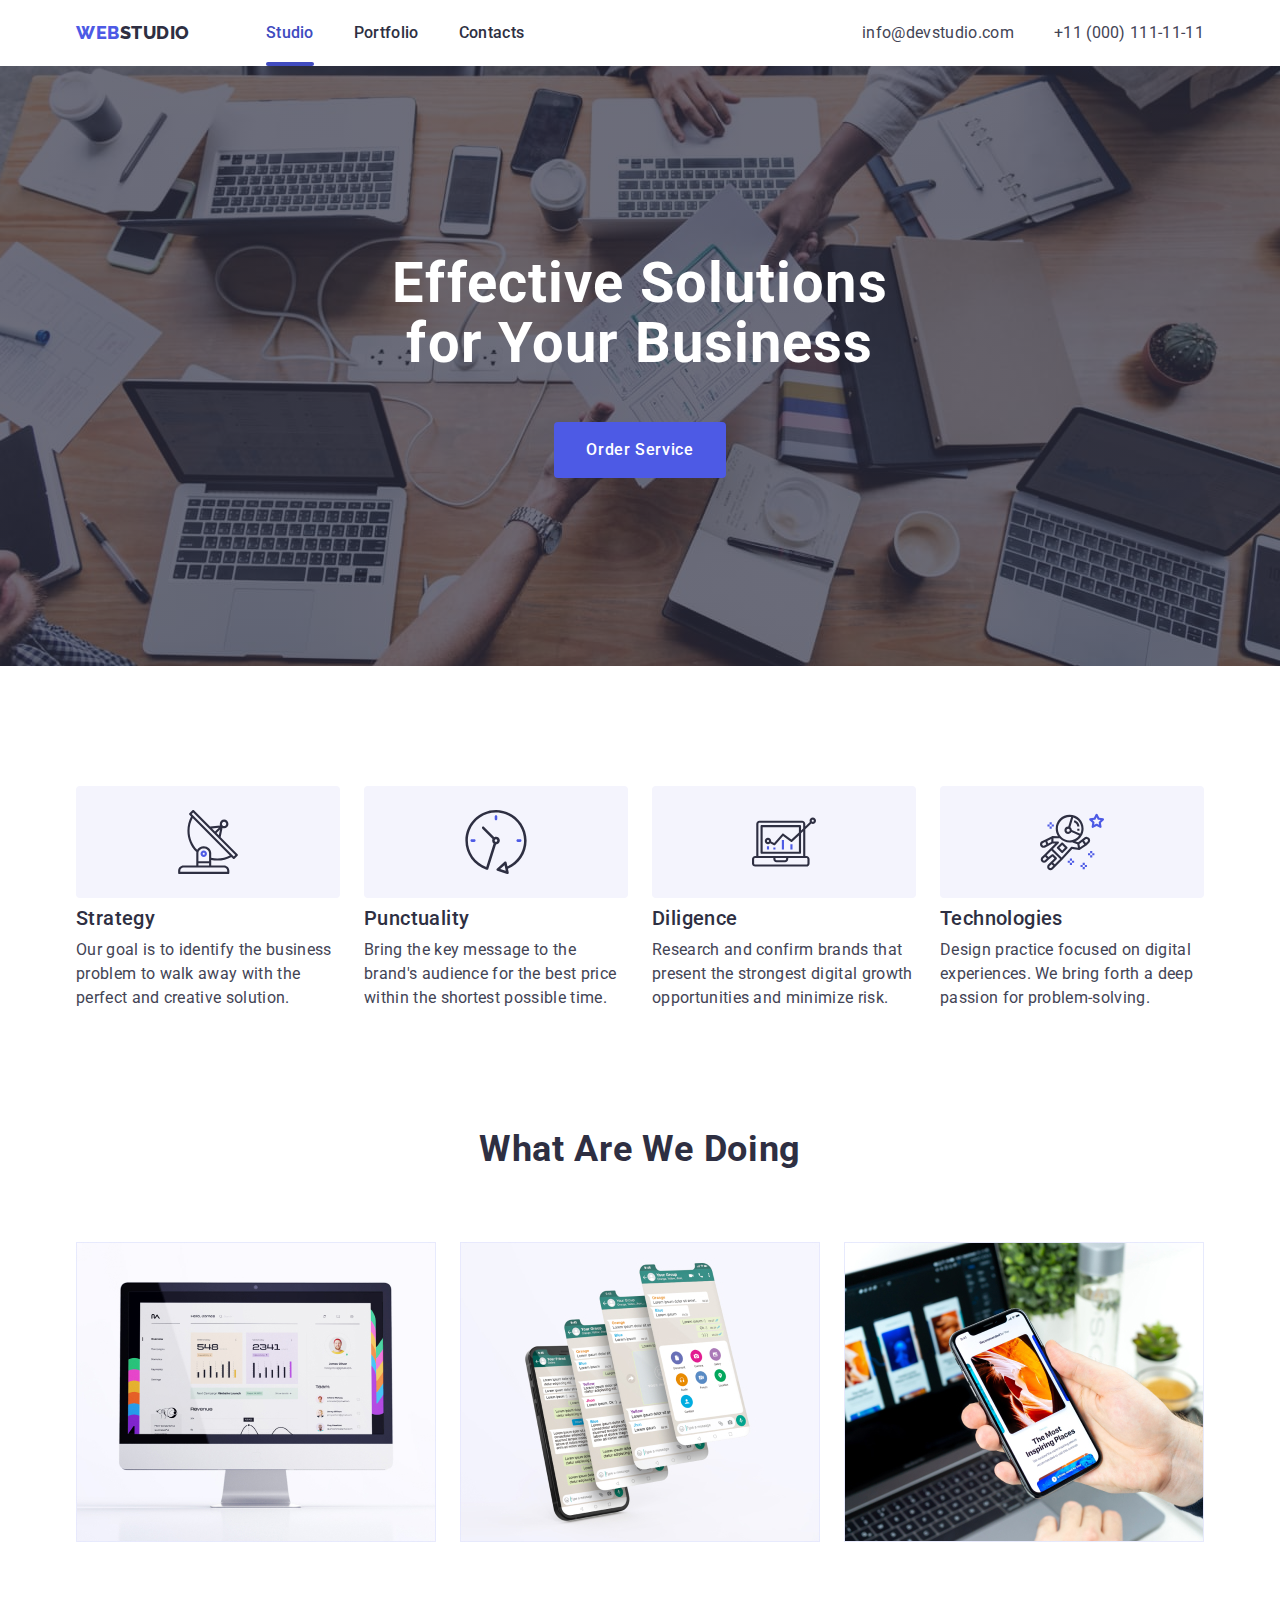
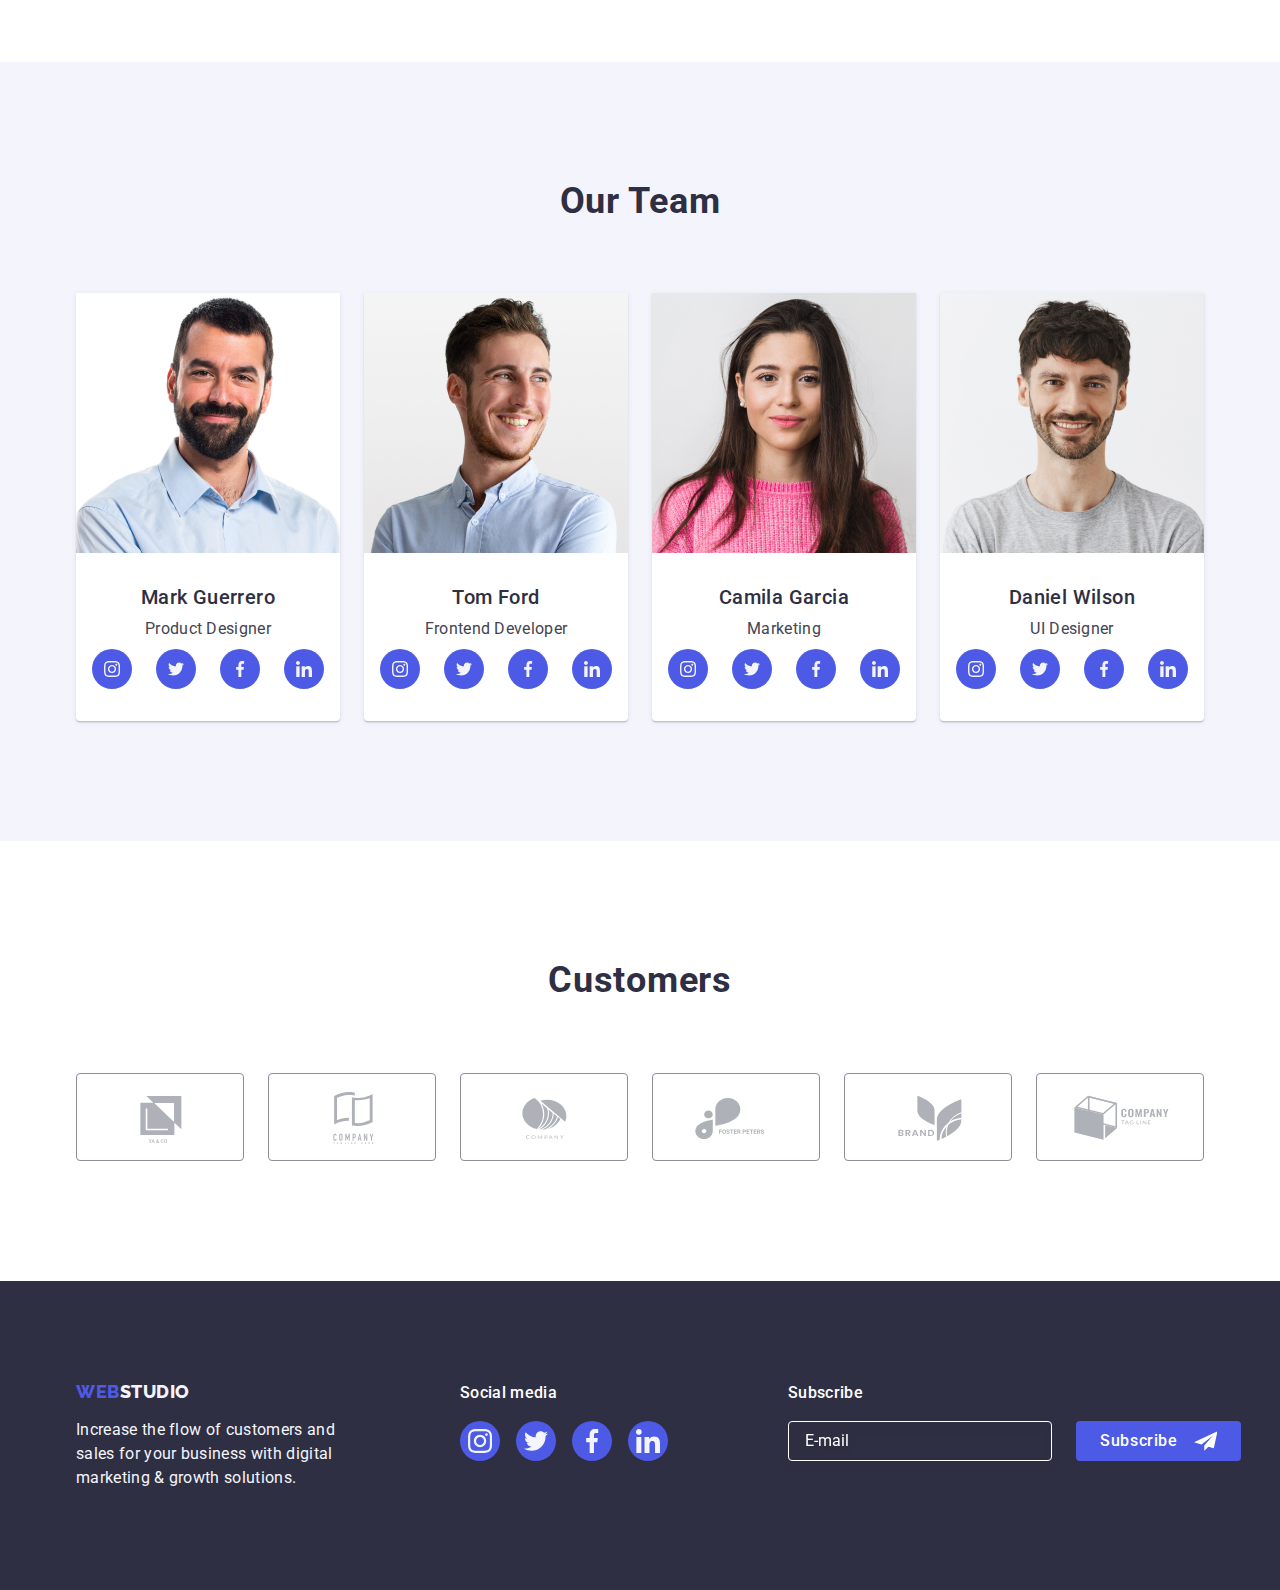
<file: index.html>
<!DOCTYPE html>
<html lang="en">
  <head>
    <meta charset="UTF-8" />
    <meta http-equiv="X-UA-Compatible" content="IE=edge" />
    <meta name="viewport" content="width=device-width, initial-scale=1.0" />
    <link rel="preconnect" href="https://fonts.googleapis.com" />
    <link rel="preconnect" href="https://fonts.gstatic.com" crossorigin />
    <link
      href="https://fonts.googleapis.com/css2?family=Raleway:wght@800&family=Roboto:wght@400;500;700;900&display=swap"
      rel="stylesheet"
    />
    <title>WebStudio</title>
    <link
      rel="stylesheet"
      href="https://cdnjs.cloudflare.com/ajax/libs/modern-normalize/1.1.0/modern-normalize.min.css"
    />
    <link rel="stylesheet" href="./css/styles.css" />
  </head>
  <body>
    <!-- хедер -->
    <header class="header">
      <div class="container">
        <!-- навигация -->
        <nav class="main-nav">
          <!-- лого -->
          <a class="logo link" href="./index.html">
            Web<span class="logo_header">Studio</span>
          </a>
          <ul class="menu list">
            <li class="menu-item">
              <a class="menu-link link active" href="./index.html">Studio</a>
            </li>
            <li class="menu-item">
              <a class="menu-link link" href="./portfolio.html">Portfolio</a>
            </li>
            <li class="menu-item">
              <a class="menu-link link" href="">Contacts</a>
            </li>
          </ul>
          <!-- контакты -->
          <address class="contact">
            <ul class="list contact-list">
              <li class="menu-item">
                <a class="address-link link" href="mailto:info@devstudio.com"
                  >info@devstudio.com</a
                >
              </li>
              <li class="menu-item">
                <a class="address-link link" href="tel:+110001111111"
                  >+11 (000) 111-11-11</a
                >
              </li>
            </ul>
          </address>
        </nav>
      </div>
    </header>
    <main>
      <!-- заголовок -->
      <section class="hero">
        <h1 class="hero-text">Effective Solutions for Your Business</h1>
        <button data-modal-open class="btn-hero" type="button">
          Order Service
        </button>
        <div class="backdrop is-hidden" data-modal>
          <div class="modal">
            <button data-modal-close>
              <svg class="svg-btn" width="8" height="8">
                <use href="./images/icon.svg#icon-cancel"></use>
              </svg>
            </button>
            <p>Leave your contacts and we will call you back</p>
            <form action="">
              <label class="modal-label">
                Name
                <span class="span-wraper">
                  <svg class="icon-input" width="18" height="18">
                    <use href="./images/icon.svg#icon-person"></use>
                  </svg>
                  <input class="modal-input" type="text" name="name" />
                </span>
              </label>
              <label class="modal-label">
                Phone
                <span class="span-wraper">
                <input class="modal-input" type="tel" name="tel" />
                  <svg class="icon-input" width="18" height="24">
                    <use href="./images/icon.svg#icon-phone"></use>
                  </svg>
                </span>
              </label>
              <label class="modal-label">
                Email
                <span class="span-wraper">
                <input class="modal-input" type="email" name="email" />
                  <svg class="icon-input" width="18" height="24">
                    <use href="./images/icon.svg#icon-email"></use>
                  </svg>
                </span>
              </label>
              <label class="modal-label textarea-label">
                Commeent
                <textarea
                  name="comment"
                  class="textarea"
                  placeholder="Text input"
                ></textarea>
              </label>
              <label class="modal-checkbox">
                <input class="checkbox" type="checkbox" name="policy" />
                <span class="checkbox-icon"></span>
                <span class="checkbox-text">I accept the terms and conditions of the <a href=""> Privacy Policy</a></span>
              </label>
              <button type="submit" class="submit-btn">Send</button>
            </form>
          </div>
        </div>
      </section>
      <!-- секция два стратегия -->
      <section class="section">
        <div class="container">
          <h2 hidden class="title">Strategy</h2>
          <ul class="list list-strategy">
            <li class="item-strategy">
              <div class="strategy-div">
                <svg class="strategy-icon" width="64" height="64">
                  <use href="./images/icon.svg#icon-antenna-1"></use>
                </svg>
              </div>
              <h3 class="caption">Strategy</h3>
              <p class="subtitle">
                Our goal is to identify the business problem to walk away with
                the perfect and creative solution.
              </p>
            </li>
            <li class="item-strategy">
              <div class="strategy-div">
                <svg class="strategy-icon" width="64" height="64">
                  <use href="./images/icon.svg#icon-clock-1"></use>
                </svg>
              </div>
              <h3 class="caption">Punctuality</h3>
              <p class="subtitle">
                Bring the key message to the brand's audience for the best price
                within the shortest possible time.
              </p>
            </li>
            <li class="item-strategy">
              <div class="strategy-div">
                <svg class="strategy-icon" width="64" height="64">
                  <use href="./images/icon.svg#icon-diagram-1"></use>
                </svg>
              </div>
              <h3 class="caption">Diligence</h3>
              <p class="subtitle">
                Research and confirm brands that present the strongest digital
                growth opportunities and minimize risk.
              </p>
            </li>
            <li class="item-strategy">
              <div class="strategy-div">
                <svg class="strategy-icon" width="64" height="64">
                  <use href="./images/icon.svg#icon-astronaut-1"></use>
                </svg>
              </div>
              <h3 class="caption">Technologies</h3>
              <p class="subtitle">
                Design practice focused on digital experiences. We bring forth a
                deep passion for problem-solving.
              </p>
            </li>
          </ul>
        </div>
      </section>
      <!-- что мы делаем -->
      <section class="section-doing">
        <div class="container">
          <h2 class="title">What are we doing</h2>
          <ul class="list list-doing">
            <li class="item-doing">
              <img src="./images/img-1.jpg" alt="computer" width="360" />
            </li>
            <li class="item-doing">
              <img src="./images/img-2.jpg" alt="phone" width="360" />
            </li>
            <li class="item-doing">
              <img src="./images/img-3.jpg" alt="phone" width="360" />
            </li>
          </ul>
        </div>
      </section>
      <!-- наша команда -->
      <section class="section-team">
        <div class="container">
          <h2 class="title">Our Team</h2>
          <ul class="list list-team">
            <li class="list-item">
              <img
                src="./images/Mark-Guerrero.jpg"
                alt="Mark Guerrero"
                width="264"
              />
              <div class="team-div">
                <h3 class="caption">Mark Guerrero</h3>
                <p class="desc">Product Designer</p>
                <ul class="list team-icon-list">
                  <li class="icon-item">
                    <a href="" class="link link-icon">
                      <svg class="team-icon" width="16" height="16">
                        <use href="./images/icon.svg#icon-instagram"></use>
                      </svg>
                    </a>
                  </li>
                  <li class="icon-item">
                    <a href="" class="link link-icon">
                      <svg class="team-icon" width="16" height="16">
                        <use href="./images/icon.svg#icon-twitter"></use>
                      </svg>
                    </a>
                  </li>
                  <li class="icon-item">
                    <a href="" class="link link-icon">
                      <svg class="team-icon" width="16" height="16">
                        <use href="./images/icon.svg#icon-facebook"></use>
                      </svg>
                    </a>
                  </li>
                  <li class="icon-item">
                    <a href="" class="link link-icon">
                      <svg class="team-icon" width="16" height="16">
                        <use href="./images/icon.svg#icon-linkedin"></use>
                      </svg>
                    </a>
                  </li>
                </ul>
              </div>
            </li>

            <li class="list-item">
              <img src="./images/Tom-Ford.jpg" alt="Tom Ford" width="264" />
              <div class="team-div">
                <h3 class="caption">Tom Ford</h3>
                <p class="desc">Frontend Developer</p>
                <ul class="list team-icon-list">
                  <li class="icon-item">
                    <a href="" class="link link-icon">
                      <svg class="team-icon" width="16" height="16">
                        <use href="./images/icon.svg#icon-instagram"></use>
                      </svg>
                    </a>
                  </li>
                  <li class="icon-item">
                    <a href="" class="link link-icon">
                      <svg class="team-icon" width="16" height="16">
                        <use href="./images/icon.svg#icon-twitter"></use>
                      </svg>
                    </a>
                  </li>
                  <li class="icon-item">
                    <a href="" class="link link-icon">
                      <svg class="team-icon" width="16" height="16">
                        <use href="./images/icon.svg#icon-facebook"></use>
                      </svg>
                    </a>
                  </li>
                  <li class="icon-item">
                    <a href="" class="link link-icon">
                      <svg class="team-icon" width="16" height="16">
                        <use href="./images/icon.svg#icon-linkedin"></use>
                      </svg>
                    </a>
                  </li>
                </ul>
              </div>
            </li>

            <li class="list-item">
              <img
                src="./images/Camila-Garcia.jpg"
                alt="Camila Garcia"
                width="264"
              />
              <div class="team-div">
                <h3 class="caption">Camila Garcia</h3>
                <p class="desc">Marketing</p>
                <ul class="list team-icon-list">
                  <li class="icon-item">
                    <a href="" class="link link-icon">
                      <svg class="team-icon" width="16" height="16">
                        <use href="./images/icon.svg#icon-instagram"></use>
                      </svg>
                    </a>
                  </li>
                  <li class="icon-item">
                    <a href="" class="link link-icon">
                      <svg class="team-icon" width="16" height="16">
                        <use href="./images/icon.svg#icon-twitter"></use>
                      </svg>
                    </a>
                  </li>
                  <li class="icon-item">
                    <a href="" class="link link-icon">
                      <svg class="team-icon" width="16" height="16">
                        <use href="./images/icon.svg#icon-facebook"></use>
                      </svg>
                    </a>
                  </li>
                  <li class="icon-item">
                    <a href="" class="link link-icon">
                      <svg class="team-icon" width="16" height="16">
                        <use href="./images/icon.svg#icon-linkedin"></use>
                      </svg>
                    </a>
                  </li>
                </ul>
              </div>
            </li>

            <li class="list-item">
              <img
                src="./images/Daniel-Wilson.jpg"
                alt="Daniel Wilson"
                width="264"
              />
              <div class="team-div">
                <h3 class="caption">Daniel Wilson</h3>
                <p class="desc">UI Designer</p>
                <ul class="list team-icon-list">
                  <li class="icon-item">
                    <a href="" class="link link-icon">
                      <svg class="team-icon" width="16" height="16">
                        <use href="./images/icon.svg#icon-instagram"></use>
                      </svg>
                    </a>
                  </li>
                  <li class="icon-item">
                    <a href="" class="link link-icon">
                      <svg class="team-icon" width="16" height="16">
                        <use href="./images/icon.svg#icon-twitter"></use>
                      </svg>
                    </a>
                  </li>
                  <li class="icon-item">
                    <a href="" class="link link-icon">
                      <svg class="team-icon" width="16" height="16">
                        <use href="./images/icon.svg#icon-facebook"></use>
                      </svg>
                    </a>
                  </li>
                  <li class="icon-item">
                    <a href="" class="link link-icon">
                      <svg class="team-icon" width="16" height="16">
                        <use href="./images/icon.svg#icon-linkedin"></use>
                      </svg>
                    </a>
                  </li>
                </ul>
              </div>
            </li>
          </ul>
        </div>
      </section>
      <!-- ======brand  -->
      <section class="section-brand">
        <div class="container">
          <h2 class="title">Customers</h2>
          <ul class="list list-brand">
            <li class="brand-item">
              <a href="" class="link-brand">
                <svg class="brand-icon" width="104" height="56">
                  <use href="./images/icon.svg#icon-Logo-1"></use>
                </svg>
              </a>
            </li>
            <li class="brand-item">
              <a href="" class="link-brand">
                <svg class="brand-icon" width="104" height="56">
                  <use href="./images/icon.svg#icon-Logo-2"></use>
                </svg>
              </a>
            </li>
            <li class="brand-item">
              <a href="" class="link-brand">
                <svg class="brand-icon" width="104" height="56">
                  <use href="./images/icon.svg#icon-Logo-3"></use>
                </svg>
              </a>
            </li>
            <li class="brand-item">
              <a href="" class="link-brand">
                <svg class="brand-icon" width="104" height="56">
                  <use href="./images/icon.svg#icon-Logo-4"></use>
                </svg>
              </a>
            </li>
            <li class="brand-item">
              <a href="" class="link-brand">
                <svg class="brand-icon" width="104" height="56">
                  <use href="./images/icon.svg#icon-Logo-5"></use>
                </svg>
              </a>
            </li>
            <li class="brand-item">
              <a href="" class="link-brand">
                <svg class="brand-icon" width="104" height="56">
                  <use href="./images/icon.svg#icon-Logo-6"></use>
                </svg>
              </a>
            </li>
          </ul>
        </div>
      </section>
    </main>
    <!-- подвал -->
    <footer class="footer">
      <div class="container footer-flex">
        <div class="flex-container">
          <a class="logo-footer link" href="./index.html">
            Web<span class="logo_text">Studio</span>
          </a>
          <p class="subtitle subtitle-footer">
            Increase the flow of customers and sales for your business with
            digital marketing & growth solutions.
          </p>
        </div>
        <div class="social-container">
          <p class="social-text">Social media</p>
          <ul class="list social-list">
            <li class="social-footer">
              <a href="" class="link link-footer">
                <svg class="footer-icon" width="24" height="24">
                  <use href="./images/icon.svg#icon-i-footer"></use>
                </svg>
              </a>
            </li>
            <li class="social-footer">
              <a href="" class="link link-footer">
                <svg class="footer-icon" width="24" height="24">
                  <use href="./images/icon.svg#icon-t-footer"></use>
                </svg>
              </a>
            </li>
            <li class="social-footer">
              <a href="" class="link link-footer">
                <svg class="footer-icon" width="24" height="24">
                  <use href="./images/icon.svg#icon-f-footer"></use>
                </svg>
              </a>
            </li>
            <li class="social-footer">
              <a href="" class="link link-footer">
                <svg class="footer-icon" width="24" height="24">
                  <use href="./images/icon.svg#icon-in-footer"></use>
                </svg>
              </a>
            </li>
          </ul>
        </div>
        <div class="footer-subscribe">
          <p class="social-text">Subscribe</p>
          <form class="footer-form">
            
              <input
                class="footer-input"
                type="email"
                name="email"
                placeholder="E-mail"
                aria-label="email"
              />
              <button type="submit">
                Subscribe
                <svg class="icon-send" width="24" height="20">
                  <use href="./images/icon.svg#icon-icon-send"></use>
                </svg>
              </button>
          </form>
        </div>
      </div>
    </footer>

    <script src="./js/modal.js"></script>
  </body>
</html>
</file>
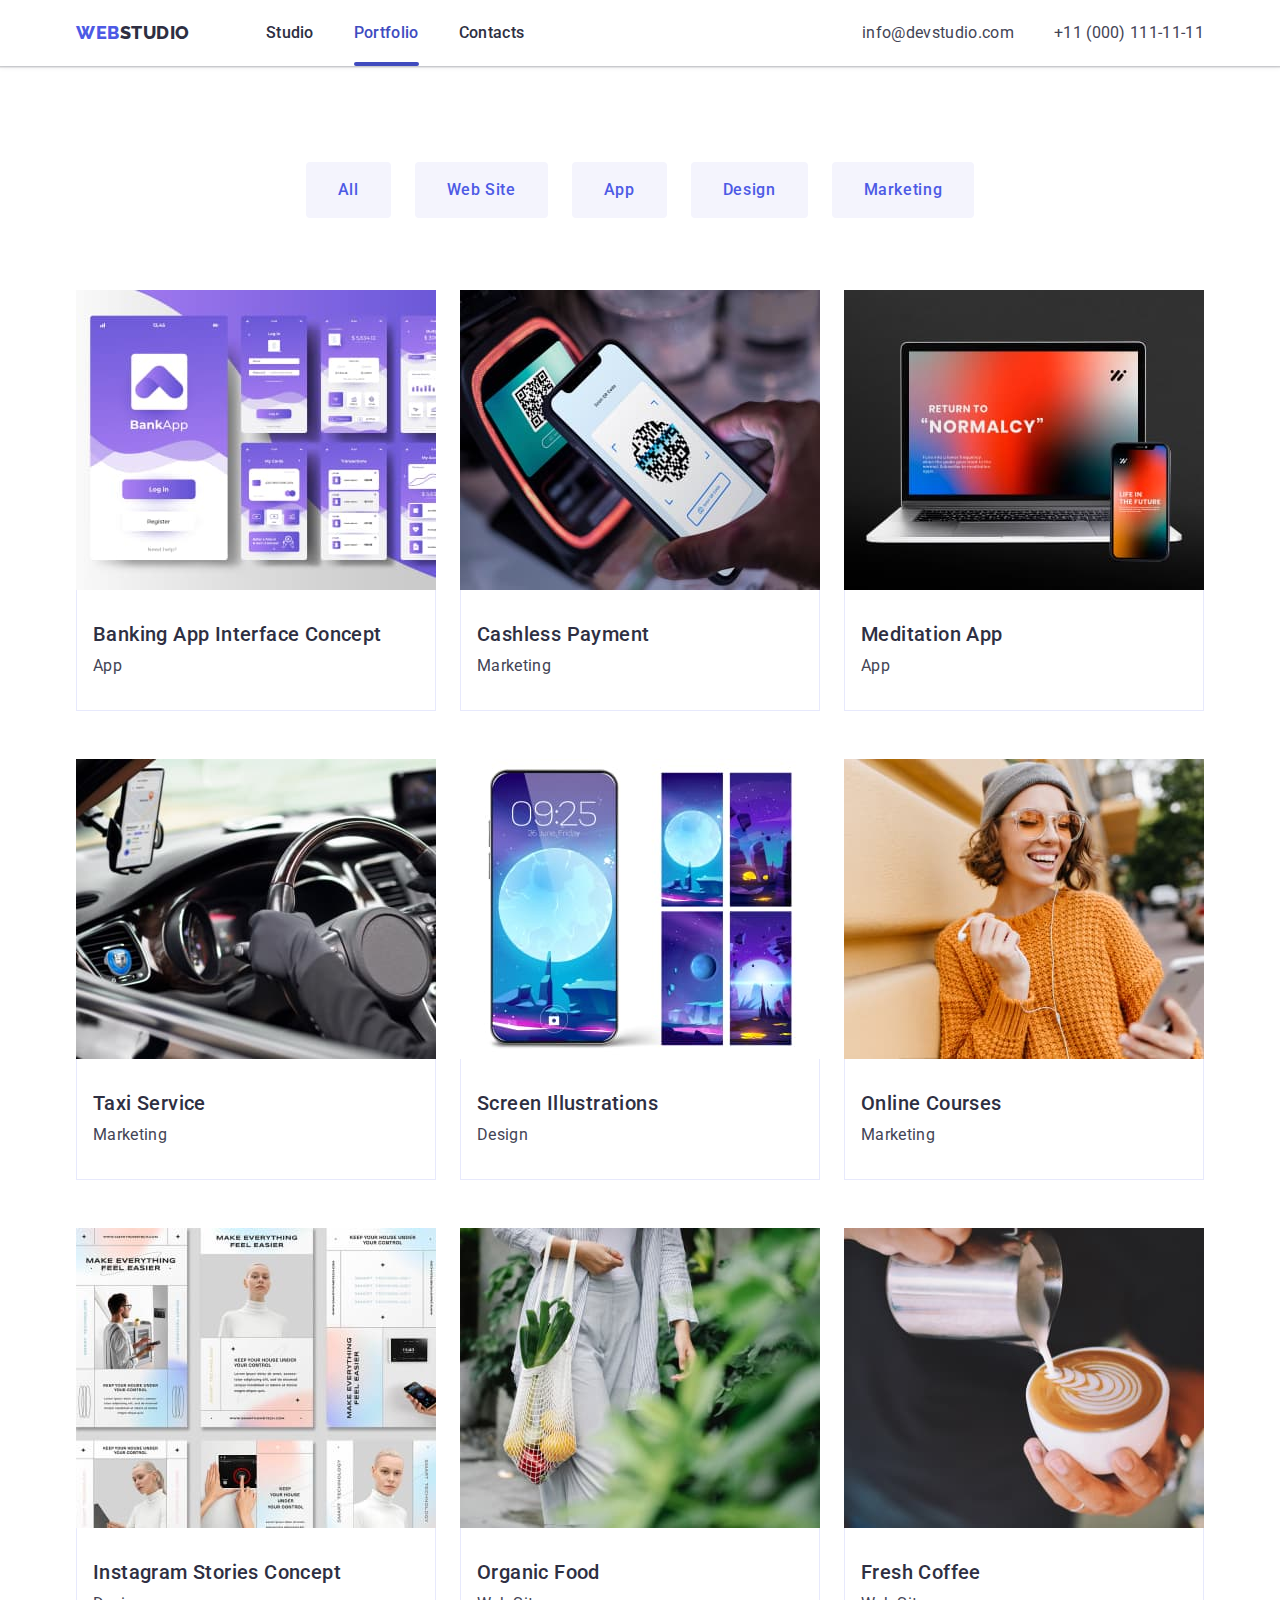
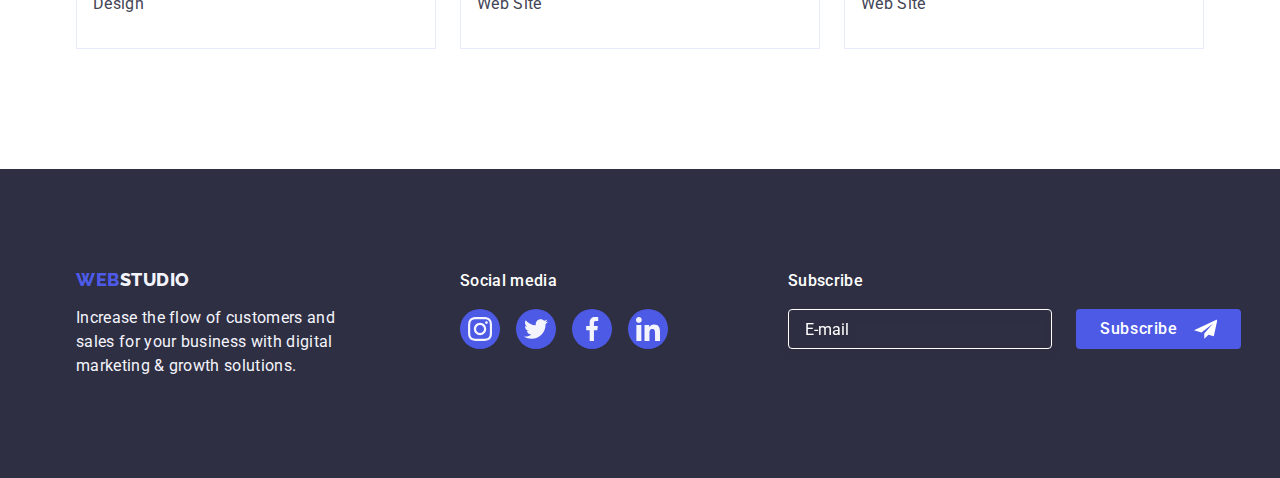
<file: portfolio.html>
<!DOCTYPE html>
<html lang="en">
  <head>
    <meta charset="UTF-8" />
    <meta http-equiv="X-UA-Compatible" content="IE=edge" />
    <meta name="viewport" content="width=device-width, initial-scale=1.0" />
    <link rel="preconnect" href="https://fonts.googleapis.com" />
    <link rel="preconnect" href="https://fonts.gstatic.com" crossorigin />
    <link
      href="https://fonts.googleapis.com/css2?family=Raleway:wght@800&family=Roboto:wght@400;500;700;900&display=swap"
      rel="stylesheet"
    />
    <title>Portfolio</title>
    <link
      rel="stylesheet"
      href="https://cdnjs.cloudflare.com/ajax/libs/modern-normalize/1.1.0/modern-normalize.min.css"
    />
    <link rel="stylesheet" href="./css/styles.css" />
  </head>
  <body>
    <!-- хедер -->
    <header class="header">
      <div class="container">
        <!-- навигация -->
        <nav class="main-nav">
          <!-- лого -->
          <a class="logo link" href="./index.html">
            Web<span class="logo_header">Studio</span>
          </a>
          <ul class="menu list">
            <li class="menu-item">
              <a class="menu-link link" href="./index.html">Studio</a>
            </li>
            <li class="menu-item">
              <a class="menu-link link active" href="./portfolio.html"
                >Portfolio</a
              >
            </li>
            <li class="menu-item">
              <a class="menu-link link" href="">Contacts</a>
            </li>
          </ul>
          <!-- контакты -->
          <address class="contact">
            <ul class="list contact-list">
              <li class="menu-item">
                <a class="address-link link" href="mailto:info@devstudio.com"
                  >info@devstudio.com</a
                >
              </li>
              <li class="menu-item">
                <a class="address-link link" href="tel:+110001111111"
                  >+11 (000) 111-11-11</a
                >
              </li>
            </ul>
          </address>
        </nav>
      </div>
    </header>
    <main>
      <section class="section-portfolio">
        <div class="container">
          <h1 hidden>portfolio</h1>
          <ul class="list list-filter">
            <li class="item-filter">
              <button class="buttons" type="button">All</button>
            </li>
            <li class="item-filter">
              <button class="buttons" type="button">Web Site</button>
            </li>
            <li class="item-filter">
              <button class="buttons" type="button">App</button>
            </li>
            <li class="item-filter">
              <button class="buttons" type="button">Design</button>
            </li>
            <li class="item-filter">
              <button class="buttons" type="button">Marketing</button>
            </li>
          </ul>

          <ul class="list list-portfolio">
            <li class="item-portfolio">
              <a href="" class="link link-portfolio">
                <div class="div-animations">
                  <img
                    src="./images/portfolio/banking.jpg"
                    alt="Banking App Interface Concept"
                    width="360"
                    height="300"
                  />
                  <div class="card-animations">
                    <p>
                      Stylish and User-Friendly App Design Concepts · Task
                      Manager App · Calorie Tracker App · Exotic Fruit Ecommerce
                      App · Cloud Storage App
                    </p>
                  </div>
                </div>
                <div class="border">
                  <h2 class="caption">Banking App Interface Concept</h2>
                  <p class="subtitle">App</p>
                </div>
              </a>
            </li>
            <li class="item-portfolio">
              <a href="" class="link link-portfolio">
                <div class="div-animations">
                  <img
                    src="./images/portfolio/cashless.jpg"
                    alt="Cashless Payment"
                    width="360"
                    height="300"
                  />
                  <div class="card-animations">
                    <p>
                      Stylish and User-Friendly App Design Concepts · Task
                      Manager App · Calorie Tracker App · Exotic Fruit Ecommerce
                      App · Cloud Storage App
                    </p>
                  </div>
                </div>
                <div class="border">
                  <h2 class="caption">Cashless Payment</h2>
                  <p class="subtitle">Marketing</p>
                </div>
              </a>
            </li>
            <li class="item-portfolio">
              <a href="" class="link link-portfolio">
                <div class="div-animations">
                  <img
                    src="./images/portfolio/meditation.jpg"
                    alt="Meditation App"
                    width="360"
                    height="300"
                  />
                  <div class="card-animations">
                    <p>
                      Stylish and User-Friendly App Design Concepts · Task
                      Manager App · Calorie Tracker App · Exotic Fruit Ecommerce
                      App · Cloud Storage App
                    </p>
                  </div>
                </div>
                <div class="border">
                  <h2 class="caption">Meditation App</h2>
                  <p class="subtitle">App</p>
                </div>
              </a>
            </li>
            <li class="item-portfolio">
              <a href="" class="link link-portfolio">
                <div class="div-animations">
                  <img
                    src="./images/portfolio/taxi.jpg"
                    alt="Taxi Service"
                    width="360"
                    height="300"
                  />
                  <div class="card-animations">
                    <p>
                      Stylish and User-Friendly App Design Concepts · Task
                      Manager App · Calorie Tracker App · Exotic Fruit Ecommerce
                      App · Cloud Storage App
                    </p>
                  </div>
                </div>
                <div class="border">
                  <h2 class="caption">Taxi Service</h2>
                  <p class="subtitle">Marketing</p>
                </div>
              </a>
            </li>
            <li class="item-portfolio">
              <a href="" class="link link-portfolio">
                <div class="div-animations">
                  <img
                    src="./images/portfolio/screen.jpg"
                    alt="Screen Illustrations"
                    width="360"
                    height="300"
                  />
                  <div class="card-animations">
                    <p>
                      Stylish and User-Friendly App Design Concepts · Task
                      Manager App · Calorie Tracker App · Exotic Fruit Ecommerce
                      App · Cloud Storage App
                    </p>
                  </div>
                </div>
                <div class="border">
                  <h2 class="caption">Screen Illustrations</h2>
                  <p class="subtitle">Design</p>
                </div>
              </a>
            </li>
            <li class="item-portfolio">
              <a href="" class="link link-portfolio">
                <div class="div-animations">
                  <img
                    src="./images/portfolio/courses.jpg"
                    alt="Online Courses"
                    width="360"
                    height="300"
                  />
                  <div class="card-animations">
                    <p>
                      Stylish and User-Friendly App Design Concepts · Task
                      Manager App · Calorie Tracker App · Exotic Fruit Ecommerce
                      App · Cloud Storage App
                    </p>
                  </div>
                </div>
                <div class="border">
                  <h2 class="caption">Online Courses</h2>
                  <p class="subtitle">Marketing</p>
                </div>
              </a>
            </li>
            <li class="item-portfolio">
              <a href="" class="link link-portfolio">
                <div class="div-animations">
                  <img
                    src="./images/portfolio/stories.jpg"
                    alt="Instagram Stories Concept"
                    width="360"
                    height="300"
                  />
                  <div class="card-animations">
                    <p>
                      Stylish and User-Friendly App Design Concepts · Task
                      Manager App · Calorie Tracker App · Exotic Fruit Ecommerce
                      App · Cloud Storage App
                    </p>
                  </div>
                </div>
                <div class="border">
                  <h2 class="caption">Instagram Stories Concept</h2>
                  <p class="subtitle">Design</p>
                </div>
              </a>
            </li>
            <li class="item-portfolio">
              <a href="" class="link link-portfolio">
                <div class="div-animations">
                  <img
                    src="./images/portfolio/organic.jpg"
                    alt="Organic Food"
                    width="360"
                    class="subtitle"
                    height="300"
                  />
                  <div class="card-animations">
                    <p>
                      Stylish and User-Friendly App Design Concepts · Task
                      Manager App · Calorie Tracker App · Exotic Fruit Ecommerce
                      App · Cloud Storage App
                    </p>
                  </div>
                </div>
                <div class="border">
                  <h2 class="caption">Organic Food</h2>
                  <p class="subtitle">Web Site</p>
                </div>
              </a>
            </li>
            <li class="item-portfolio">
              <a href="" class="link link-portfolio">
                <div class="div-animations">
                  <img
                    src="./images/portfolio/fresh-coffee.jpg"
                    alt="Fresh Coffee"
                    width="360"
                    height="300"
                  />
                  <div class="card-animations">
                    <p>
                      Stylish and User-Friendly App Design Concepts · Task
                      Manager App · Calorie Tracker App · Exotic Fruit Ecommerce
                      App · Cloud Storage App
                    </p>
                  </div>
                </div>
                <div class="border">
                  <h2 class="caption">Fresh Coffee</h2>
                  <p class="subtitle">Web Site</p>
                </div>
              </a>
            </li>
          </ul>
        </div>
      </section>
    </main>

    <!-- подвал -->
    <footer class="footer">
      <div class="container footer-flex">
        <div class="flex-container">
          <a class="logo-footer link" href="./index.html">
            Web<span class="logo_text">Studio</span>
          </a>
          <p class="subtitle subtitle-footer">
            Increase the flow of customers and sales for your business with
            digital marketing & growth solutions.
          </p>
        </div>
        <div class="social-container">
          <p class="social-text">Social media</p>
          <ul class="list social-list">
            <li class="social-footer">
              <a href="" class="link link-footer">
                <svg class="footer-icon" width="24" height="24">
                  <use href="./images/icon.svg#icon-i-footer"></use>
                </svg>
              </a>
            </li>
            <li class="social-footer">
              <a href="" class="link link-footer">
                <svg class="footer-icon" width="24" height="24">
                  <use href="./images/icon.svg#icon-t-footer"></use>
                </svg>
              </a>
            </li>
            <li class="social-footer">
              <a href="" class="link link-footer">
                <svg class="footer-icon" width="24" height="24">
                  <use href="./images/icon.svg#icon-f-footer"></use>
                </svg>
              </a>
            </li>
            <li class="social-footer">
              <a href="" class="link link-footer">
                <svg class="footer-icon" width="24" height="24">
                  <use href="./images/icon.svg#icon-in-footer"></use>
                </svg>
              </a>
            </li>
          </ul>
        </div>
        <div class="footer-subscribe">
          <p class="social-text">Subscribe</p>
          <form class="footer-form">
              <input
                class="footer-input"
                type="email"
                name="email"
                placeholder="E-mail"
              />
              <button type="submit">
                Subscribe
                <svg class="icon-send" width="24" height="20">
                  <use href="./images/icon.svg#icon-icon-send"></use>
                </svg>
              </button>
          </form>
        </div>
      </div>
    </footer>
  </body>
</html>
</file>
<file: css/styles.css>
:root {
}
body {
  font-family: "Roboto", sans-serif;
  cground-coolor: #434455;
  backlor: #ffffff;
}
h1,
h2,
h3,
h4,
p,
ul {
  margin-top: 0;
  margin-bottom: 0;
  padding: 0;
}
img {
  display: block;
}

.list {
  list-style: none;
}
.link {
  display: block;
  text-decoration: none;
}

/* =====container */
.container {
  margin: auto;
  padding: 0 15px;
  width: 1158px;
}
/* ========section */
.section {
  padding: 120px 0;
}
.section-doing {
  padding-bottom: 120px;
}
.section-portfolio {
  padding-top: 96px;
  padding-bottom: 120px;
}

/* =====display= */
.main-nav {
  display: flex;
  align-items: center;
}
.list-strategy {
  display: flex;
}

.item-strategy {
  width: calc((100% - 3 * 24px) / 4);
  margin-right: 24px;
}
.item-strategy:nth-child(4n) {
  margin-right: 0;
}

.list-doing {
  display: flex;
}

.list-team {
  display: flex;
}

.list-filter {
  display: flex;
}

/* Лого */
.logo {
  font-family: "Raleway", sans-serif;
  font-weight: 800;
  font-size: 18px;
  line-height: 1.17;
  letter-spacing: 0.03em;
  text-transform: uppercase;
  color: #4d5ae5;
}
.logo-footer {
  margin-bottom: 16px;
  display: inline-block;

  font-family: "Raleway", sans-serif;
  font-weight: 800;
  font-size: 18px;
  line-height: 1.17;
  letter-spacing: 0.03em;
  text-transform: uppercase;
  color: #4d5ae5;
}
.logo_header {
  color: #2e2f42;
}
.logo_text {
  color: #f4f4fd;
}
/* навигация */
.header {
  box-shadow: 0px 2px 1px rgba(46, 47, 66, 0.08),
    0px 1px 1px rgba(46, 47, 66, 0.16), 0px 1px 6px rgba(46, 47, 66, 0.08);
}
.menu {
  display: flex;
  margin-left: 76px;
}

nav .menu-item:not(:last-child) {
  margin-right: 40px;
}
.menu-item {
  /* position: relative; */
}

.menu-link {
  position: relative;
  display: block;
  padding: 21px 0;

  font-weight: 500;
  font-size: 16px;
  line-height: 1.5;
  letter-spacing: 0.02em;
  color: #2e2f42;
  transition: color 250ms cubic-bezier(0.4, 0, 0.2, 1);
}
.menu-link:hover,
.menu-link:focus {
  color: #404bbf;
}
.menu-link::after {
  position: absolute;
  left: 0;
  bottom: 0;
  content: "";
  width: 100%;
  height: 4px;
  background-color: #404bbf;
  border-radius: 2px;

  transform: scaleX(0);
  transition: transform 250ms cubic-bezier(0.4, 0, 0.2, 1);
}
.menu-link:hover::after,
.menu-link:focus::after {
  transform: scaleX(1);
}
/* active */
.menu-link.active::after {
  transform: scaleX(1);
}

.active {
  color: #404bbf;
}
/* контакты */
.contact {
  margin-left: auto;

  font-style: normal;
}
.contact-list {
  display: flex;
}

.address-link {
  font-style: normal;
  font-weight: 400;
  font-size: 16px;
  line-height: 1.5;
  letter-spacing: 0.02em;
  color: #434455;
  transition: color 250ms cubic-bezier(0.4, 0, 0.2, 1);
}
.address-link:hover,
.address-link:focus {
  color: #404bbf;
}
/* главная */
.hero {
  padding: 188px 0;
  text-align: center;
  margin-left: auto;
  margin-right: auto;
  max-width: 1440px;
  height: 600px;
  background-image: linear-gradient(
      rgba(46, 47, 66, 0.7),
      rgba(46, 47, 66, 0.7)
    ),
    url(../images/img-name.jpg);
  background-size: cover;
  background-repeat: no-repeat;
  background-position: center;
  background-color: #2e2f42;
}
.hero-text {
  margin-left: auto;
  margin-right: auto;
  margin-bottom: 48px;
  width: 496px;
  font-weight: 700;
  font-size: 56px;
  line-height: 1.07;
  letter-spacing: 0.02em;

  color: #ffffff;
}
/* кнопка главная */
.btn-hero {
  padding: 16px 32px;
  border: none;
  border-radius: 4px;

  font-family: "Roboto", sans-serif;
  font-weight: 500;
  font-size: 16px;
  line-height: 1.5;
  letter-spacing: 0.04em;
  cursor: pointer;
  color: #ffffff;
  background: #4d5ae5;
  transition: background-color 250ms cubic-bezier(0.4, 0, 0.2, 1);
}

.btn-hero:hover,
.btn-hero:focus {
  background-color: #404bbf;
}
/* backdrop. */
.backdrop {
  position: fixed;
  top: 0;
  left: 0;
  width: 100%;
  height: 100%;
  background-color: rgba(46, 47, 66, 0.4);
  opacity: 1;
  transition: opacity 250ms cubic-bezier(0.4, 0, 0.2, 1),
    visibility 250ms cubic-bezier(0.4, 0, 0.2, 1);
}
.backdrop.is-hidden {
  visibility: hidden;
  pointer-events: none;

  opacity: 0;
}
.modal {
  position: absolute;
  top: 50%;
  left: 50%;
  transform: translate(-50%, -50%);
  padding: 24px;
  min-height: 584px;
  max-width: 408px;
  background-color: #fcfcfc;
  box-shadow: 0px 1px 1px rgba(0, 0, 0, 0.14), 0px 1px 3px rgba(0, 0, 0, 0.12),
    0px 2px 1px rgba(0, 0, 0, 0.2);
  border-radius: 4px;
}
.modal > button {
  display: flex;
  justify-content: center;
  align-items: center;
  margin-left: auto;
  width: 24px;
  height: 24px;
  margin-bottom: 24px;

  cursor: pointer;
  color: #2e2f42;
  background-color: #e7e9fc;
  border: 1px solid rgba(0, 0, 0, 0.1);
  border-radius: 50%;
}
.modal > button:hover,
.modal > button:focus {
  color: #ffffff;
  background-color: #404bbf;
  fill: #ffffff;
}
.hero p{
  margin-bottom: 16px;
}

/* ==========modal-input=== */
.modal-label{
  position: relative;
  display: flex;
  flex-wrap: wrap;
  margin-bottom: 8px;
  font-weight: 400;
  font-size: 12px;
  line-height: 1.7;
  letter-spacing: 0.04em;
  color: #8E8F99;
}
.textarea-label{
  margin-bottom: 16px;
}
.span-wraper{
  width: 100%;
}
.modal-input{
  padding: 11px;
  padding-left: 38px;
  width: 100%;
  height: 40px;
  outline: none;
  border: 1px solid rgba(46, 47, 66, 0.4);
border-radius: 4px;
}

.textarea{
  padding-top: 8px;
  padding-left: 16px;
  width: 100%;
  min-height:120px ;
  resize: none;
  outline: none;
  border: 1px solid rgba(46, 47, 66, 0.4);
  border-radius: 4px;
}
.textarea::placeholder{
  font-weight: 400;
font-size: 12px;
line-height: 1.7;
letter-spacing: 0.04em;
color: rgba(46, 47, 66, 0.4);
}

.modal-input:focus,
.textarea:focus
{
  border: 1px solid #4D5AE5;
}
.icon-input{
  position: absolute;
  top: 50%;;
  left: 19px;
}
.modal-label:focus-within{
  fill: #404bbf;
}
.modal-checkbox{
  position: relative;
  display: flex;
  margin-bottom: 24px;
  font-weight: 400;
font-size: 12px;
line-height: 1.7;
letter-spacing: 0.04em;
color: #8E8F99;
}
.checkbox{
  position: absolute;
  position: absolute;
  width: 1px;
  height: 1px;
  margin: -1px;
  border: 0;
  padding: 0;
  clip: rect(0 0 0 0);
  overflow: hidden;

}
.checkbox-icon{
  
  width: 16px;
  height: 16px;
  margin-right: 8px;
  border: 1px solid rgba(46, 47, 66, 0.4);
border-radius: 2px;
}
.checkbox:checked ~ .checkbox-icon{
  background-image: url(../images/checkbox.svg);
  background-size:contain;

  border: none;
border-radius: 2px;
}
.checkbox:focus ~ .checkbox-icon{
  
outline: 1px solid rgba(46, 47, 66, 0.4);
  border-radius: 2px;     
}


.modal-checkbox a{
  color: #4D5AE5;
}
.submit-btn{
  width: 169px;
  height: 56px;
  padding: 16px 32px;
  background: #4D5AE5;
  cursor: pointer;
  border: none;
box-shadow: 0px 4px 4px rgba(0, 0, 0, 0.15);
border-radius: 4px;
font-weight: 500;
color: #FFFFFF;

transition: background 250ms cubic-bezier(0.4, 0, 0.2, 1) ;
}

.submit-btn:hover,
.submit-btn:focus{
  background: #404BBF;
}
/* заголовки */
.title {
  margin-bottom: 72px;

  font-weight: 700;
  font-size: 36px;
  line-height: 1.1;
  text-align: center;
  letter-spacing: 0.02em;
  text-transform: capitalize;

  color: #2e2f42;
}

/* секция стратегия */

.caption {
  margin-bottom: 8px;

  font-weight: 500;
  font-size: 20px;
  line-height: 1.2;
  letter-spacing: 0.02em;
  color: #2e2f42;
}

/* ===== what are doing  */
.item-doing + .item-doing {
  margin-left: 24px;
}

/* подзаголовок */
.subtitle {
  font-weight: 400;
  font-size: 16px;
  line-height: 1.5;
  letter-spacing: 0.02em;
  color: #434455;
}
/* командa */
.section-team {
  padding: 120px 0;
  background-color: #f4f4fd;
}
.list-item {
  text-align: center;

  width: calc((100% - 3 * 24px) / 4);
  margin-right: 24px;
  box-shadow: 0px 1px 6px rgba(46, 47, 66, 0.08),
    0px 1px 1px rgba(46, 47, 66, 0.16), 0px 2px 1px rgba(46, 47, 66, 0.08);
  border-radius: 0px 0px 4px 4px;
  background-color: #ffffff;
}
.list-item:nth-child(4n) {
  margin-right: 0;
}

.team-div {
  padding: 32px 0;
}

.desc {
  margin-bottom: 8px;
  font-style: normal;
  font-weight: 400;
  font-size: 16px;
  line-height: 1.5;
  letter-spacing: 0.02em;
  color: #434455;
}
/**
  |============================
  | brand
  |============================
*/
.section-brand {
  padding-top: 120px;
  padding-bottom: 120px;
}
.list-brand {
  display: flex;
  gap: 24px;
}
.brand-item {
  width: calc((100% - 120px) / 6);
  height: 88px;
}
.link-brand {
  display: flex;
  align-items: center;
  justify-content: center;
  color: #afb1b8;
  height: 100%;
  border: 1px solid #8e8f99;
  border-radius: 4px;
  transition: border-color 250ms cubic-bezier(0.4, 0, 0.2, 1),
    color 250ms cubic-bezier(0.4, 0, 0.2, 1);
}
.link-brand:hover,
.link-brand:focus {
  border-color: #404bbf;
  color: #404bbf;
}
.brand-icon {
  fill: currentColor;
}
/* футер */
.footer {
  padding: 100px 0;

  background-color: #2e2f42;
}
.subtitle-footer {
  color: #f4f4fd;
  width: 264px;
}
/* ==========input  */
/* .footer-subscribe{
  display: flex;
  align-items: center;
} */
.footer-form{
  position: relative;
  display: flex;
  gap: 24px;

}
.footer-input{
  padding: 8px;
  padding-left: 16px;
  width: 264px;
  height: 40px;
  color:#ffffff;
  background: none;
  border: 1px solid #FFFFFF;
filter: drop-shadow(0px 4px 4px rgba(0, 0, 0, 0.15));
border-radius: 4px;
}
.footer-input:focus{
  border: 1px solid #4D5AE5;
border-radius: 4px;
}
.footer-input::placeholder{
  color: #FFFFFF;
}

.footer-span{
  position: absolute;
  top: 0;
  left: 16px;
  
  font-weight: 400;
font-size: 12px;
line-height: 2.00;
letter-spacing: 0.04em;
color: #ffffff;
}
.footer-subscribe button{
  display: flex;
  justify-content: center;
  align-items: center;
  padding: 8px 24px;
  gap: 16px;
  
  width: 165px;
  font-weight: 500;
  font-size: 16px;
  line-height: 1.5;
  letter-spacing: 0.04em;
  cursor: pointer;
  color: #FFFFFF;
  background: #4D5AE5;
  border: none;
border-radius: 4px;
transition: background-color 250ms cubic-bezier(0.4, 0, 0.2, 1);
}
.footer-subscribe button:focus,
.footer-subscribe button:hover{
  background-color: #404bbf;
}
/* ======portfolio  */
.list-filter {
  justify-content: center;
  margin-bottom: 72px;
}
.item-filter + .item-filter {
  margin-left: 24px;
}

.list-portfolio {
  display: flex;
  flex-wrap: wrap;
  row-gap: 48px;
  column-gap: 24px;
}
.item-portfolio {
  width: calc((100% - 2 * 24px) / 3);
}
.border {
  padding-top: 32px;
  padding-bottom: 32px;
  padding-left: 16px;

  border-bottom: 1px solid #e7e9fc;
  border-left: 1px solid #e7e9fc;
  border-right: 1px solid #e7e9fc;
}
.div-animations {
  position: relative;
  overflow: hidden;
}
.card-animations {
  position: absolute;
  top: 0;
  left: 0;
  width: 100%;
  height: 100%;
  padding: 40px 32px 0;
  background-color: #4d5ae5;
  transform: translatey(100%);
  transition: transform 250ms cubic-bezier(0.4, 0, 0.2, 1);
}
.link-portfolio:hover .card-animations {
  transform: translatey(0);
}
.card-animations > p {
  width: 296px;
  min-height: 96px;

  font-weight: 400;
  font-size: 16px;
  line-height: 1.5;
  letter-spacing: 0.02em;
  color: #f4f4fd;
}
.link-portfolio {
  transition: box-shadow 250ms cubic-bezier(0.4, 0, 0.2, 1);
}
.link-portfolio:hover,
.link-portfolio:focus {
  box-shadow: 0px 1px 6px rgba(46, 47, 66, 0.08),
    0px 1px 1px rgba(46, 47, 66, 0.16), 0px 2px 1px rgba(46, 47, 66, 0.08);
}

/* кнопки фильра */
.buttons {
  padding: 16px 32px;
  border: none;
  border-radius: 4px;

  font-family: "Roboto", sans-serif;
  font-weight: 500;
  font-size: 16px;
  line-height: 1.5;
  letter-spacing: 0.04em;
  cursor: pointer;

  color: #4d5ae5;
  background: #f4f4fd;
  transition: background 250ms cubic-bezier(0.4, 0, 0.2, 1),
    box-shadow 250ms cubic-bezier(0.4, 0, 0.2, 1),
    color 250ms cubic-bezier(0.4, 0, 0.2, 1);
}
/* действие */
.buttons:hover,
.buttons:focus {
  box-shadow: 0px 3px 1px rgba(0, 0, 0, 0.1), 0px 2px 1px rgba(0, 0, 0, 0.08),
    0px 2px 2px rgba(0, 0, 0, 0.12);
  color: #ffffff;
  background: #404bbf;
}
/**
  |============================
  | strategy-icon
  |============================
*/
.strategy-div {
  display: flex;
  align-items: center;
  justify-content: center;
  height: 112px;
  margin-bottom: 8px;
  background: #f4f4fd;
  border-radius: 4px;
}

/**
  |============================
  | team-icon
  |============================
*/
.team-icon-list {
  justify-content: center;
  display: flex;
  gap: 24px;
}
.link-icon {
  display: flex;
  align-items: center;
  justify-content: center;
  width: 40px;
  height: 40px;
  background-color: #4d5ae5;
  border-radius: 50%;
  transition: background-color 250ms cubic-bezier(0.4, 0, 0.2, 1);
}
.link-icon:hover,
.link-icon:focus {
  background-color: #404bbf;
}
.team-icon {
  fill: #f4f4fd;
}
/**
  |============================
  | social
  |============================
*/
.footer-flex {
  display: flex;
  align-items: baseline;
  gap: 120px;
}

.social-text {
  margin-bottom: 16px;
  font-weight: 500;
  font-size: 16px;
  line-height: 1.5;
  letter-spacing: 0.02em;
  color: #ffffff;
}
.social-list {
  display: flex;
  gap: 16px;
}

.link-footer {
  display: flex;
  align-items: center;
  justify-content: center;
  height: 40px;
  width: 40px;
  background-color: #4d5ae5;
  border-radius: 50%;
  transition: background-color 250ms cubic-bezier(0.4, 0, 0.2, 1);
}
.link-footer:hover,
.link-footer:focus {
  background-color: #31d0aa;
}
.footer-icon {
  fill: #f4f4fd;
}
</file>
